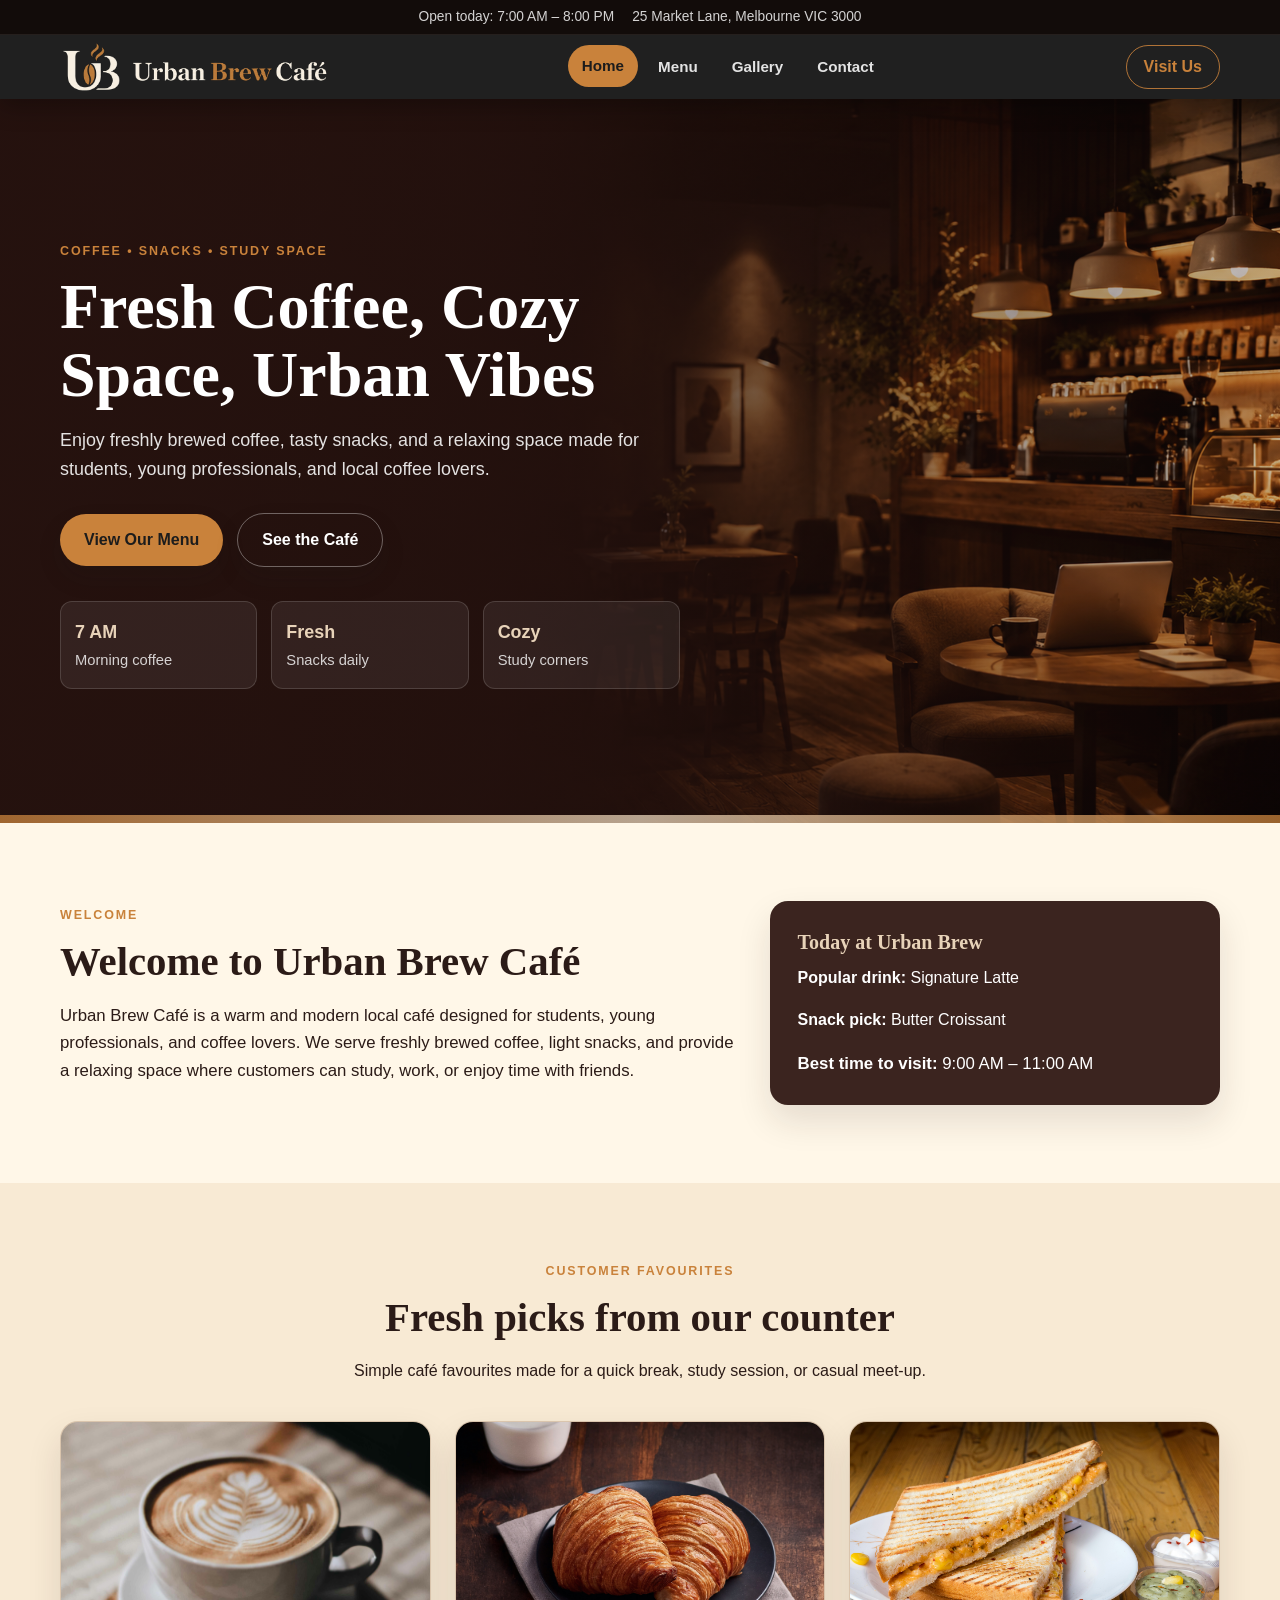
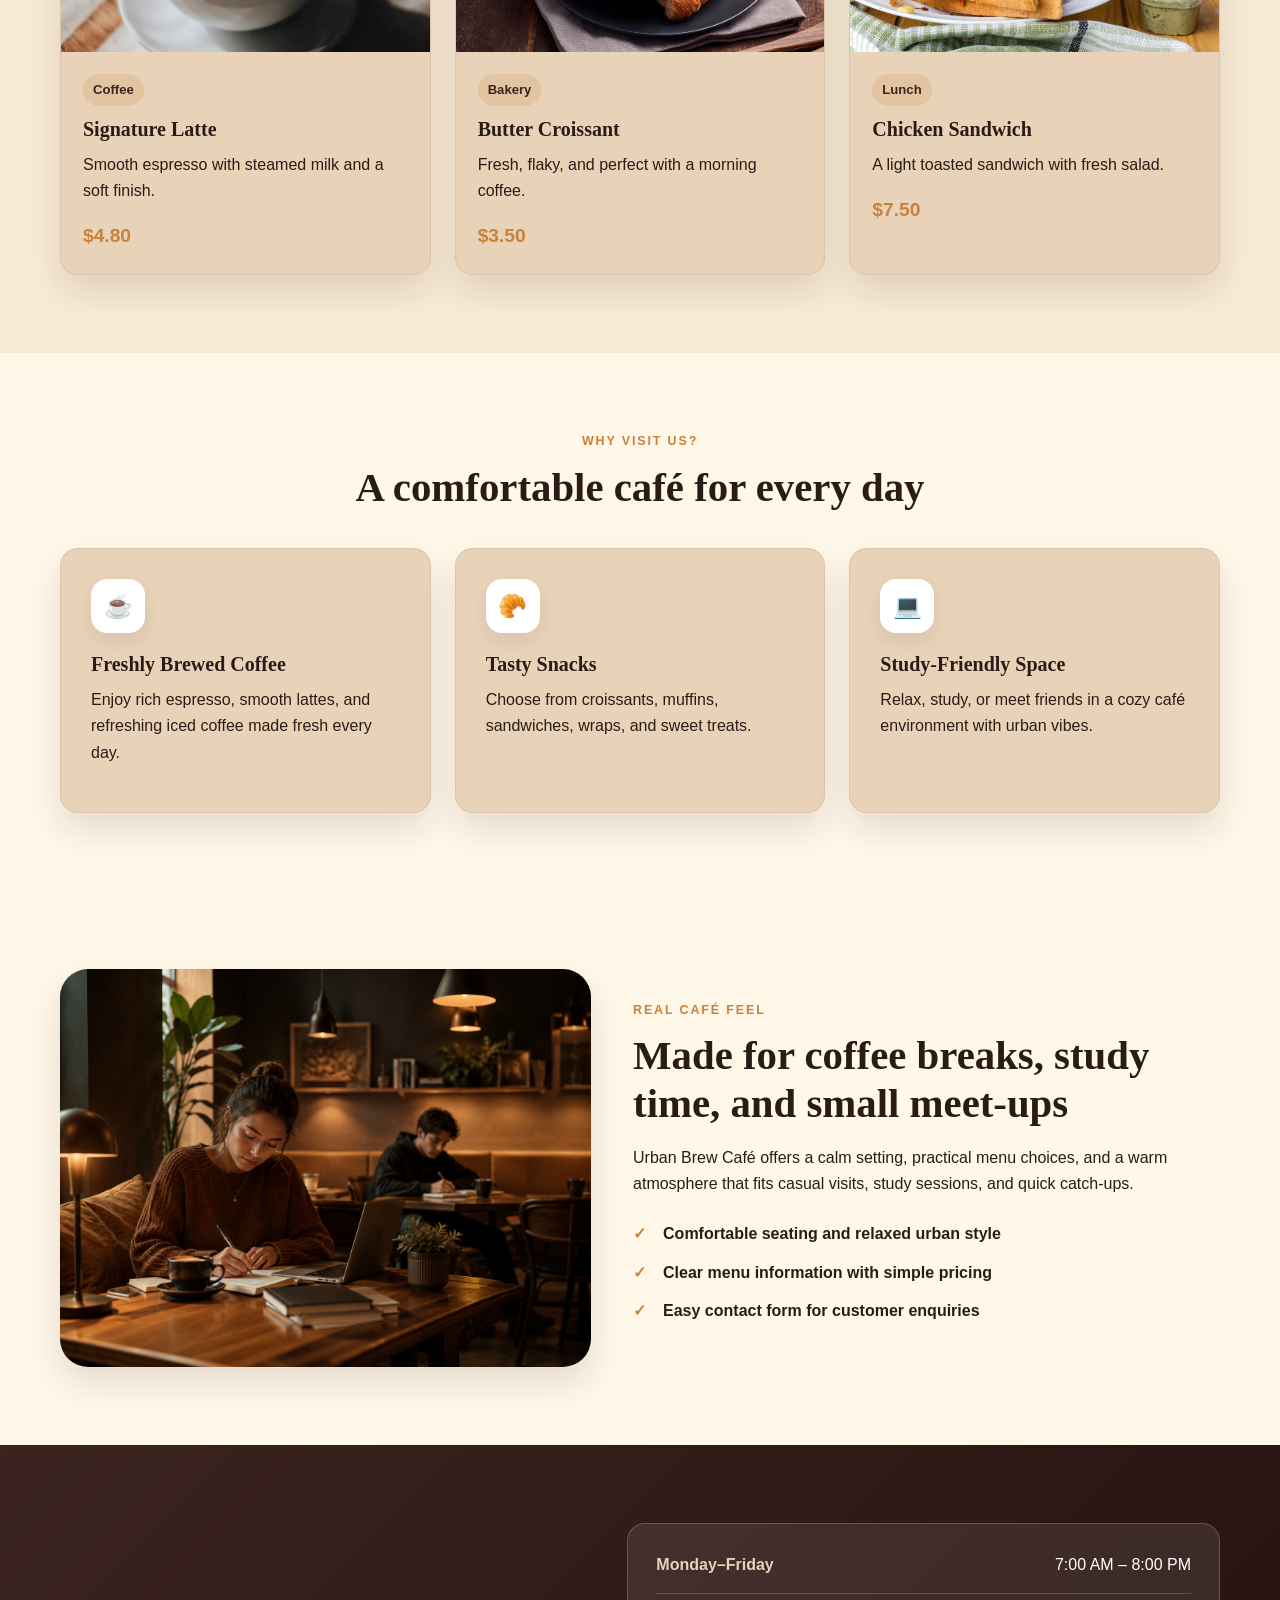
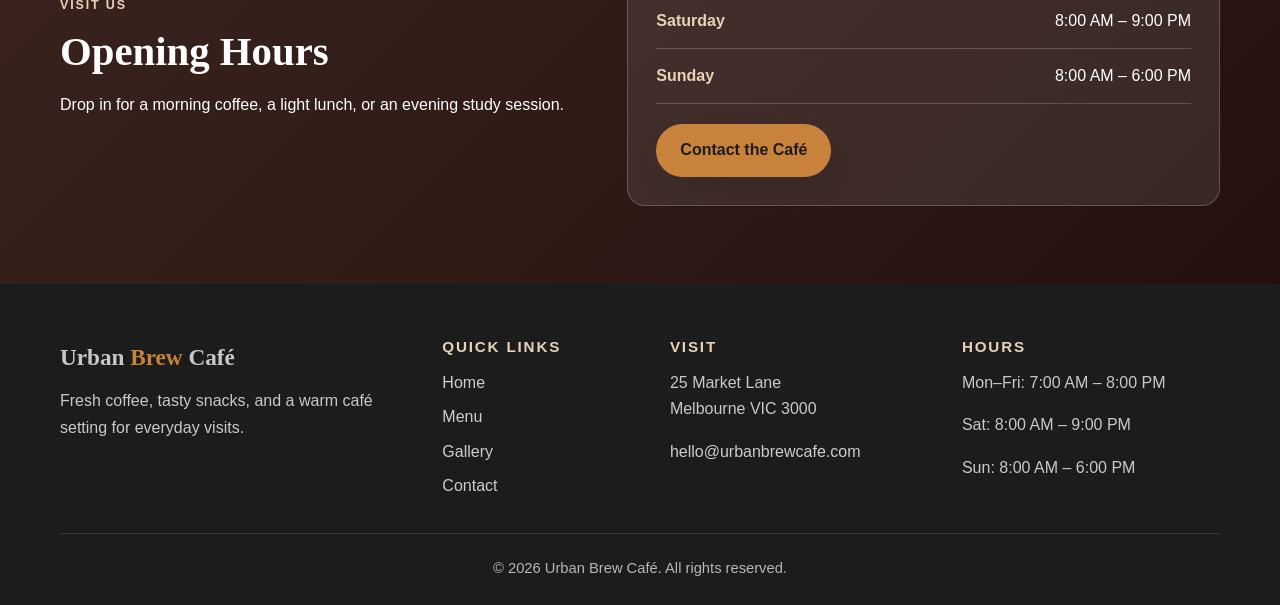
<file: index.html>
<!DOCTYPE html>
<html lang="en">
<head>
  <meta charset="UTF-8">
  <meta name="viewport" content="width=device-width, initial-scale=1.0">
  <meta name="description" content="Urban Brew Café is a warm local café offering fresh coffee, snacks, and a relaxing space for students and young professionals.">
  <title>Urban Brew Café | Home</title>
  <link rel="stylesheet" href="styles.css">
</head>
<body>
  <header class="site-header">
    <div class="top-strip">
      <div class="container top-strip-content">
        <p>Open today: 7:00 AM – 8:00 PM</p>
        <p>25 Market Lane, Melbourne VIC 3000</p>
      </div>
    </div>
    <div class="container header-content">
      <a class="logo" href="index.html" aria-label="Urban Brew Café home">
        <img src="images/logo.png" alt="Urban Brew Café logo">
      </a>
      <nav class="main-nav" aria-label="Main navigation">
        <ul>
          <li><a class="active" href="index.html">Home</a></li>
          <li><a href="menu.html">Menu</a></li>
          <li><a href="gallery.html">Gallery</a></li>
          <li><a href="contact.html">Contact</a></li>
        </ul>
      </nav>
      <a class="nav-cta" href="contact.html">Visit Us</a>
    </div>
  </header>
  <main>
    <section class="hero home-hero">
      <div class="container hero-grid hero-grid-single">
        <div class="hero-text">
          <p class="eyebrow">Coffee • Snacks • Study Space</p>
          <h1>Fresh Coffee, Cozy Space, Urban Vibes</h1>
          <p class="hero-lead">Enjoy freshly brewed coffee, tasty snacks, and a relaxing space made for students, young professionals, and local coffee lovers.</p>
          <div class="button-row">
            <a class="btn btn-primary" href="menu.html">View Our Menu</a>
            <a class="btn btn-secondary" href="gallery.html">See the Café</a>
          </div>
          <div class="hero-stats">
            <div>
              <strong>7 AM</strong>
              <span>Morning coffee</span>
            </div>
            <div>
              <strong>Fresh</strong>
              <span>Snacks daily</span>
            </div>
            <div>
              <strong>Cozy</strong>
              <span>Study corners</span>
            </div>
          </div>
        </div>
      </div>
    </section>
    <section class="section welcome-section">
      <div class="container split-section">
        <div>
          <p class="section-kicker">Welcome</p>
          <h2>Welcome to Urban Brew Café</h2>
          <p>Urban Brew Café is a warm and modern local café designed for students, young professionals, and coffee lovers. We serve freshly brewed coffee, light snacks, and provide a relaxing space where customers can study, work, or enjoy time with friends.</p>
        </div>
        <article class="quick-info-card">
          <h3>Today at Urban Brew</h3>
          <p><strong>Popular drink:</strong> Signature Latte</p>
          <p><strong>Snack pick:</strong> Butter Croissant</p>
          <p><strong>Best time to visit:</strong> 9:00 AM – 11:00 AM</p>
        </article>
      </div>
    </section>

    <section class="section specials-section">
      <div class="container">
        <div class="section-heading">
          <p class="section-kicker">Customer favourites</p>
          <h2>Fresh picks from our counter</h2>
          <p>Simple café favourites made for a quick break, study session, or casual meet-up.</p>
        </div>
        <div class="special-grid">
          <article class="special-card">
            <img src="images/signature-latte.jpg" alt="Signature latte served in a cup">
            <div class="special-card-body">
              <p class="tag">Coffee</p>
              <h3>Signature Latte</h3>
              <p>Smooth espresso with steamed milk and a soft finish.</p>
              <strong>$4.80</strong>
            </div>
          </article>
          <article class="special-card">
            <img src="images/butter-croissant.jpg" alt="Fresh butter croissant on a plate">
            <div class="special-card-body">
              <p class="tag">Bakery</p>
              <h3>Butter Croissant</h3>
              <p>Fresh, flaky, and perfect with a morning coffee.</p>
              <strong>$3.50</strong>
            </div>
          </article>
          <article class="special-card">
            <img src="images/chicken-sandwich.jpg" alt="Toasted chicken sandwich with fresh salad">
            <div class="special-card-body">
              <p class="tag">Lunch</p>
              <h3>Chicken Sandwich</h3>
              <p>A light toasted sandwich with fresh salad.</p>
              <strong>$7.50</strong>
            </div>
          </article>
        </div>
      </div>
    </section>

    <section class="section features-section">
      <div class="container">
        <div class="section-heading">
          <p class="section-kicker">Why visit us?</p>
          <h2>A comfortable café for every day</h2>
        </div>
        <div class="card-grid three-columns">
          <article class="feature-card">
            <div class="feature-icon">☕</div>
            <h3>Freshly Brewed Coffee</h3>
            <p>Enjoy rich espresso, smooth lattes, and refreshing iced coffee made fresh every day.</p>
          </article>
          <article class="feature-card">
            <div class="feature-icon">🥐</div>
            <h3>Tasty Snacks</h3>
            <p>Choose from croissants, muffins, sandwiches, wraps, and sweet treats.</p>
          </article>
          <article class="feature-card">
            <div class="feature-icon">💻</div>
            <h3>Study-Friendly Space</h3>
            <p>Relax, study, or meet friends in a cozy café environment with urban vibes.</p>
          </article>
        </div>
      </div>
    </section>

    <section class="section ambience-section">
      <div class="container ambience-grid">
        <div class="ambience-image">
          <img src="images/relaxing-study-space.png" alt="A relaxing study space inside the café">
        </div>
        <div class="ambience-text">
          <p class="section-kicker">Real café feel</p>
          <h2>Made for coffee breaks, study time, and small meet-ups</h2>
          <p>Urban Brew Café offers a calm setting, practical menu choices, and a warm atmosphere that fits casual visits, study sessions, and quick catch-ups.</p>
          <ul class="check-list">
            <li>Comfortable seating and relaxed urban style</li>
            <li>Clear menu information with simple pricing</li>
            <li>Easy contact form for customer enquiries</li>
          </ul>
        </div>
      </div>
    </section>

    <section class="section hours-highlight" aria-labelledby="opening-hours-title">
      <div class="container hours-content">
        <div>
          <p class="section-kicker light">Visit us</p>
          <h2 id="opening-hours-title">Opening Hours</h2>
          <p>Drop in for a morning coffee, a light lunch, or an evening study session.</p>
        </div>
        <div class="hours-box">
          <p><span>Monday–Friday</span> 7:00 AM – 8:00 PM</p>
          <p><span>Saturday</span> 8:00 AM – 9:00 PM</p>
          <p><span>Sunday</span> 8:00 AM – 6:00 PM</p>
          <a class="btn btn-primary" href="contact.html">Contact the Café</a>
        </div>
      </div>
    </section>
  </main>
  <footer class="site-footer">
    <div class="container footer-grid">
      <section class="footer-brand" aria-label="Urban Brew Café summary">
        <p class="footer-logo">Urban <span>Brew</span> Café</p>
        <p>Fresh coffee, tasty snacks, and a warm café setting for everyday visits.</p>
      </section>
      <section aria-label="Footer quick links">
        <h2>Quick Links</h2>
        <nav class="footer-links">
          <a href="index.html">Home</a>
          <a href="menu.html">Menu</a>
          <a href="gallery.html">Gallery</a>
          <a href="contact.html">Contact</a>
        </nav>
      </section>
      <section>
        <h2>Visit</h2>
        <p>25 Market Lane<br>Melbourne VIC 3000</p>
        <p><a href="mailto:hello@urbanbrewcafe.com">hello@urbanbrewcafe.com</a></p>
      </section>
      <section>
        <h2>Hours</h2>
        <p>Mon–Fri: 7:00 AM – 8:00 PM</p>
        <p>Sat: 8:00 AM – 9:00 PM</p>
        <p>Sun: 8:00 AM – 6:00 PM</p>
      </section>
    </div>
    <div class="container footer-bottom">
      <p>&copy; 2026 Urban Brew Café. All rights reserved.</p>
    </div>
  </footer>
</body>
</html>
</file>
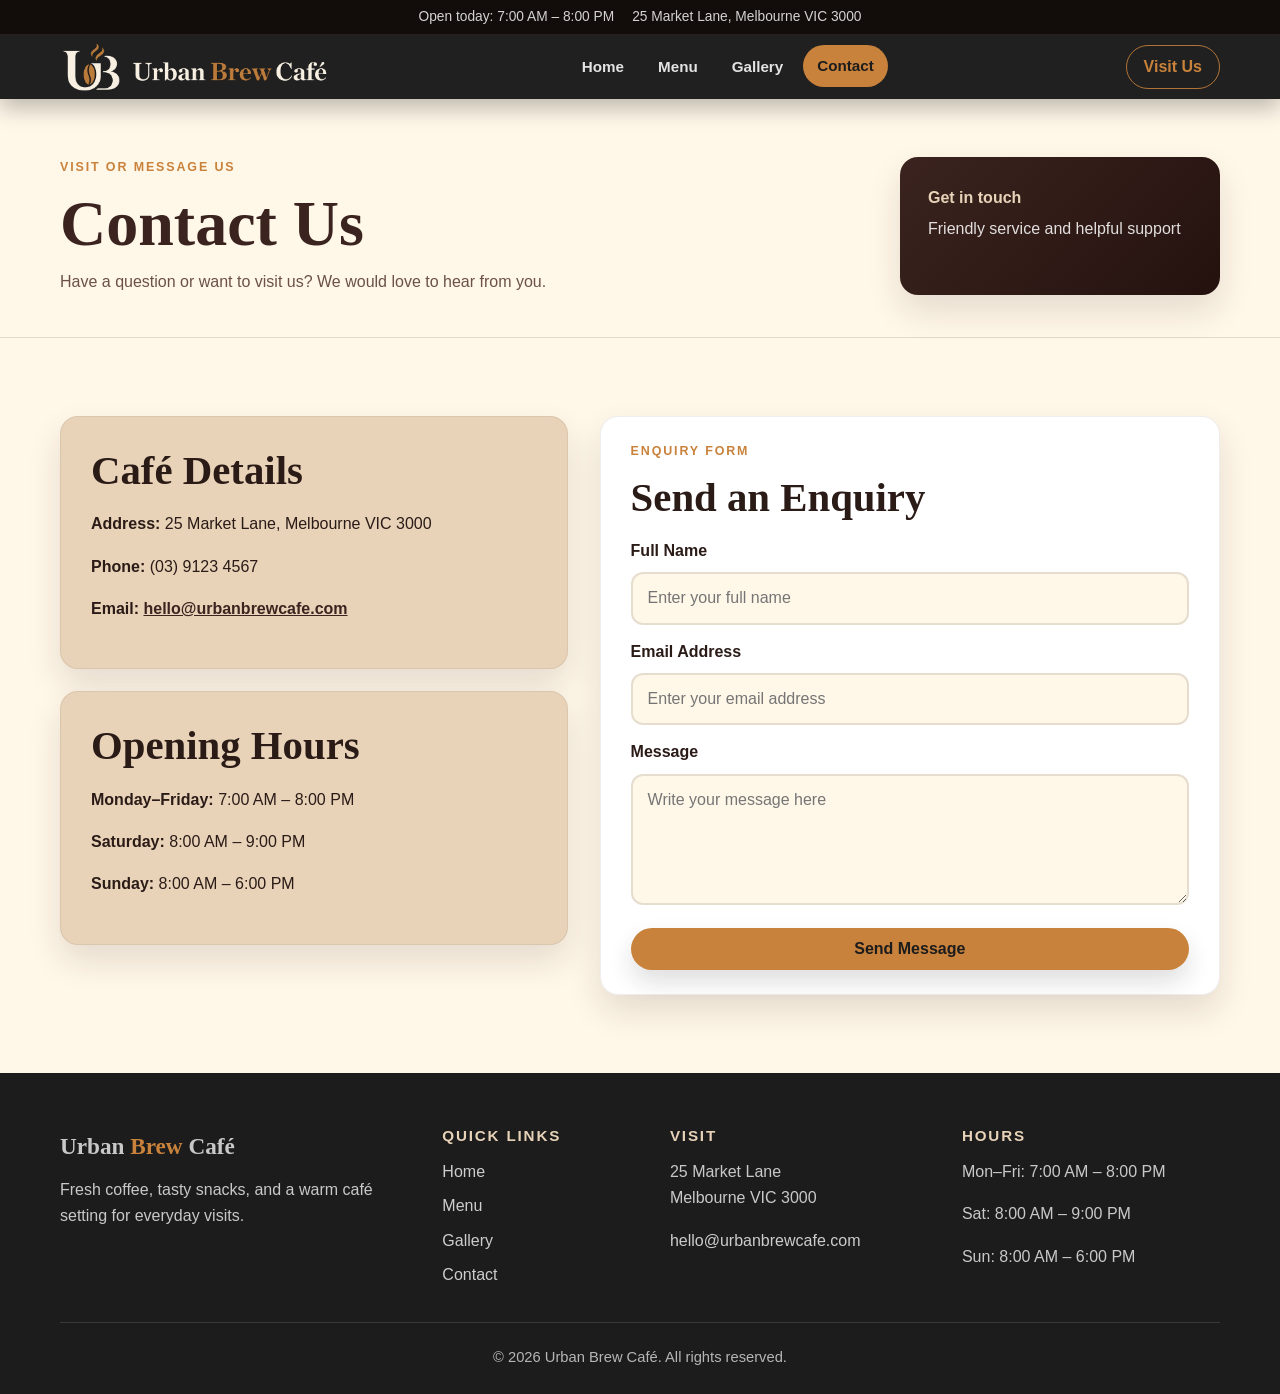
<file: contact.html>
<!DOCTYPE html>
<html lang="en">
<head>
  <meta charset="UTF-8">
  <meta name="viewport" content="width=device-width, initial-scale=1.0">
  <meta name="description" content="Contact Urban Brew Café, view opening hours, and send an enquiry using the contact form.">
  <title>Urban Brew Café | Contact</title>
  <link rel="stylesheet" href="styles.css">
</head>
<body>
  <header class="site-header">
    <div class="top-strip">
      <div class="container top-strip-content">
        <p>Open today: 7:00 AM – 8:00 PM</p>
        <p>25 Market Lane, Melbourne VIC 3000</p>
      </div>
    </div>
    <div class="container header-content">
      <a class="logo" href="index.html" aria-label="Urban Brew Café home">
        <img src="images/logo.png" alt="Urban Brew Café logo">
      </a>
      <nav class="main-nav" aria-label="Main navigation">
        <ul>
          <li><a href="index.html">Home</a></li>
          <li><a href="menu.html">Menu</a></li>
          <li><a href="gallery.html">Gallery</a></li>
          <li><a class="active" href="contact.html">Contact</a></li>
        </ul>
      </nav>
      <a class="nav-cta" href="contact.html">Visit Us</a>
    </div>
  </header>
  <main>
    <section class="page-intro">
      <div class="container intro-grid">
        <div>
          <p class="section-kicker">Visit or message us</p>
          <h1>Contact Us</h1>
          <p>Have a question or want to visit us? We would love to hear from you.</p>
        </div>
        <aside class="intro-card" aria-label="Contact highlight">
          <strong>Get in touch</strong>
          <span>Friendly service and helpful support</span>
        </aside>
      </div>
    </section>

    <div class="section contact-section">
      <div class="container contact-grid">
        <div class="contact-info">
          <article class="info-card">
            <h2>Café Details</h2>
            <p><strong>Address:</strong> 25 Market Lane, Melbourne VIC 3000</p>
            <p><strong>Phone:</strong> (03) 9123 4567</p>
            <p><strong>Email:</strong> <a href="mailto:hello@urbanbrewcafe.com">hello@urbanbrewcafe.com</a></p>
          </article>

          <article class="info-card">
            <h2>Opening Hours</h2>
            <p><strong>Monday–Friday:</strong> 7:00 AM – 8:00 PM</p>
            <p><strong>Saturday:</strong> 8:00 AM – 9:00 PM</p>
            <p><strong>Sunday:</strong> 8:00 AM – 6:00 PM</p>
          </article>
        </div>

        <section class="form-card" aria-labelledby="form-title">
          <p class="section-kicker">Enquiry form</p>
          <h2 id="form-title">Send an Enquiry</h2>
          <form action="#" method="post">
            <div class="form-group">
              <label for="full-name">Full Name</label>
              <input type="text" id="full-name" name="full-name" placeholder="Enter your full name" required>
            </div>
            <div class="form-group">
              <label for="email">Email Address</label>
              <input type="email" id="email" name="email" placeholder="Enter your email address" required>
            </div>
            <div class="form-group">
              <label for="message">Message</label>
              <textarea id="message" name="message" rows="4" placeholder="Write your message here" required></textarea>
            </div>
            <button class="btn btn-primary form-btn" type="submit">Send Message</button>
          </form>
        </section>
      </div>
    </div>
  </main>
  <footer class="site-footer">
    <div class="container footer-grid">
      <section class="footer-brand" aria-label="Urban Brew Café summary">
        <p class="footer-logo">Urban <span>Brew</span> Café</p>
        <p>Fresh coffee, tasty snacks, and a warm café setting for everyday visits.</p>
      </section>
      <section aria-label="Footer quick links">
        <h2>Quick Links</h2>
        <nav class="footer-links">
          <a href="index.html">Home</a>
          <a href="menu.html">Menu</a>
          <a href="gallery.html">Gallery</a>
          <a href="contact.html">Contact</a>
        </nav>
      </section>
      <section>
        <h2>Visit</h2>
        <p>25 Market Lane<br>Melbourne VIC 3000</p>
        <p><a href="mailto:hello@urbanbrewcafe.com">hello@urbanbrewcafe.com</a></p>
      </section>
      <section>
        <h2>Hours</h2>
        <p>Mon–Fri: 7:00 AM – 8:00 PM</p>
        <p>Sat: 8:00 AM – 9:00 PM</p>
        <p>Sun: 8:00 AM – 6:00 PM</p>
      </section>
    </div>
    <div class="container footer-bottom">
      <p>&copy; 2026 Urban Brew Café. All rights reserved.</p>
    </div>
  </footer>
</body>
</html>
</file>
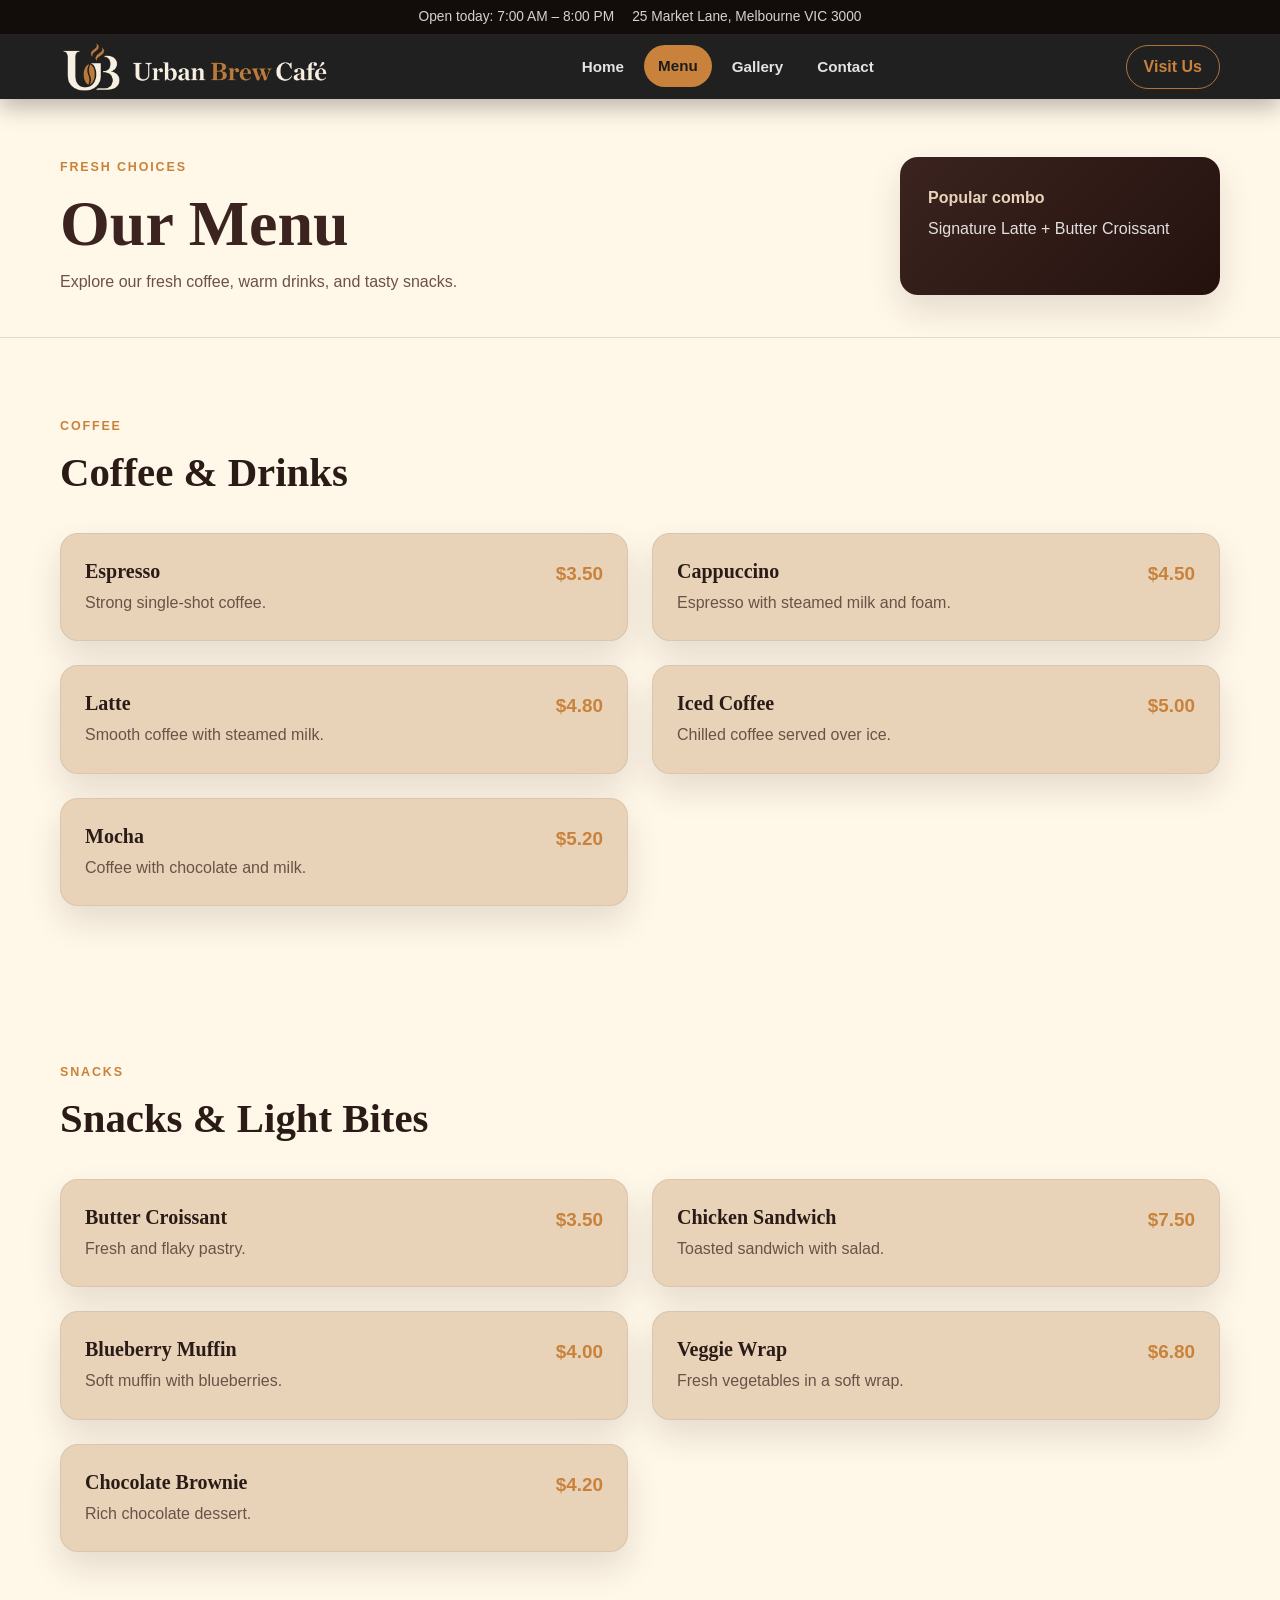
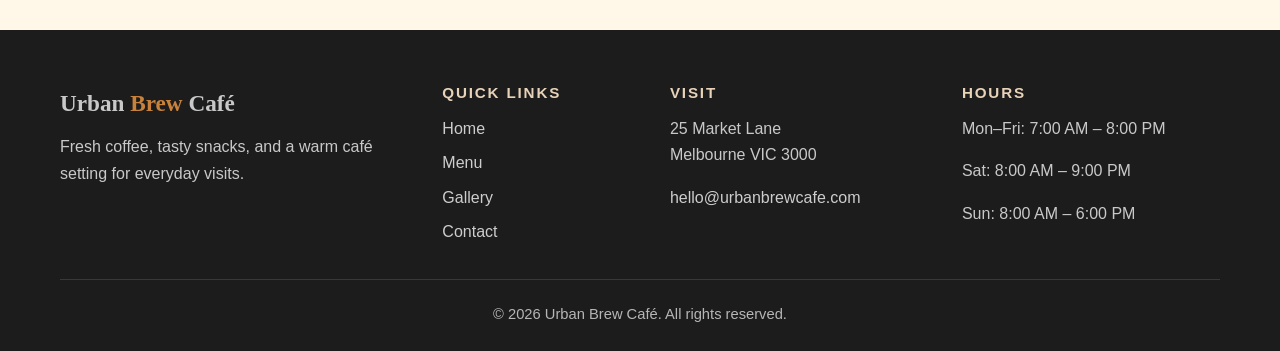
<file: menu.html>
<!DOCTYPE html>
<html lang="en">
<head>
  <meta charset="UTF-8">
  <meta name="viewport" content="width=device-width, initial-scale=1.0">
  <meta name="description" content="Explore the Urban Brew Café menu with coffee, warm drinks, snacks, and light bites.">
  <title>Urban Brew Café | Menu</title>
  <link rel="stylesheet" href="styles.css">
</head>
<body>
  <header class="site-header">
    <div class="top-strip">
      <div class="container top-strip-content">
        <p>Open today: 7:00 AM – 8:00 PM</p>
        <p>25 Market Lane, Melbourne VIC 3000</p>
      </div>
    </div>
    <div class="container header-content">
      <a class="logo" href="index.html" aria-label="Urban Brew Café home">
        <img src="images/logo.png" alt="Urban Brew Café logo">
      </a>
      <nav class="main-nav" aria-label="Main navigation">
        <ul>
          <li><a href="index.html">Home</a></li>
          <li><a class="active" href="menu.html">Menu</a></li>
          <li><a href="gallery.html">Gallery</a></li>
          <li><a href="contact.html">Contact</a></li>
        </ul>
      </nav>
      <a class="nav-cta" href="contact.html">Visit Us</a>
    </div>
  </header>
  <main>
    <section class="page-intro">
      <div class="container intro-grid">
        <div>
          <p class="section-kicker">Fresh choices</p>
          <h1>Our Menu</h1>
          <p>Explore our fresh coffee, warm drinks, and tasty snacks.</p>
        </div>
        <aside class="intro-card" aria-label="Menu highlight">
          <strong>Popular combo</strong>
          <span>Signature Latte + Butter Croissant</span>
        </aside>
      </div>
    </section>

    <section class="section menu-section" aria-labelledby="coffee-menu-title">
      <div class="container">
        <div class="section-heading left-heading">
          <p class="section-kicker">Coffee</p>
          <h2 id="coffee-menu-title">Coffee &amp; Drinks</h2>
        </div>
        <div class="menu-grid">
          <article class="menu-card"><div><h3>Espresso</h3><p>Strong single-shot coffee.</p></div><strong>$3.50</strong></article>
          <article class="menu-card"><div><h3>Cappuccino</h3><p>Espresso with steamed milk and foam.</p></div><strong>$4.50</strong></article>
          <article class="menu-card"><div><h3>Latte</h3><p>Smooth coffee with steamed milk.</p></div><strong>$4.80</strong></article>
          <article class="menu-card"><div><h3>Iced Coffee</h3><p>Chilled coffee served over ice.</p></div><strong>$5.00</strong></article>
          <article class="menu-card"><div><h3>Mocha</h3><p>Coffee with chocolate and milk.</p></div><strong>$5.20</strong></article>
        </div>
      </div>
    </section>

    <section class="section menu-section soft-panel" aria-labelledby="snacks-menu-title">
      <div class="container">
        <div class="section-heading left-heading">
          <p class="section-kicker">Snacks</p>
          <h2 id="snacks-menu-title">Snacks &amp; Light Bites</h2>
        </div>
        <div class="menu-grid">
          <article class="menu-card"><div><h3>Butter Croissant</h3><p>Fresh and flaky pastry.</p></div><strong>$3.50</strong></article>
          <article class="menu-card"><div><h3>Chicken Sandwich</h3><p>Toasted sandwich with salad.</p></div><strong>$7.50</strong></article>
          <article class="menu-card"><div><h3>Blueberry Muffin</h3><p>Soft muffin with blueberries.</p></div><strong>$4.00</strong></article>
          <article class="menu-card"><div><h3>Veggie Wrap</h3><p>Fresh vegetables in a soft wrap.</p></div><strong>$6.80</strong></article>
          <article class="menu-card"><div><h3>Chocolate Brownie</h3><p>Rich chocolate dessert.</p></div><strong>$4.20</strong></article>
        </div>
      </div>
    </section>
  </main>
  <footer class="site-footer">
    <div class="container footer-grid">
      <section class="footer-brand" aria-label="Urban Brew Café summary">
        <p class="footer-logo">Urban <span>Brew</span> Café</p>
        <p>Fresh coffee, tasty snacks, and a warm café setting for everyday visits.</p>
      </section>
      <section aria-label="Footer quick links">
        <h2>Quick Links</h2>
        <nav class="footer-links">
          <a href="index.html">Home</a>
          <a href="menu.html">Menu</a>
          <a href="gallery.html">Gallery</a>
          <a href="contact.html">Contact</a>
        </nav>
      </section>
      <section>
        <h2>Visit</h2>
        <p>25 Market Lane<br>Melbourne VIC 3000</p>
        <p><a href="mailto:hello@urbanbrewcafe.com">hello@urbanbrewcafe.com</a></p>
      </section>
      <section>
        <h2>Hours</h2>
        <p>Mon–Fri: 7:00 AM – 8:00 PM</p>
        <p>Sat: 8:00 AM – 9:00 PM</p>
        <p>Sun: 8:00 AM – 6:00 PM</p>
      </section>
    </div>
    <div class="container footer-bottom">
      <p>&copy; 2026 Urban Brew Café. All rights reserved.</p>
    </div>
  </footer>
</body>
</html>
</file>
<file: styles.css>
/* Colour palette and reusable design values */
:root {
  --primary-brown: #3B241F;
  --deep-brown: #24110E;
  --charcoal-black: #1C1C1C;
  --warm-cream: #FFF7E8;
  --cream-soft: #F8EAD4;
  --caramel-gold: #C9823B;
  --button-hover: #A96424;
  --latte-beige: #E8D3B9;
  --dark-cocoa: #2B1B17;
  --muted-cocoa: #6B5148;
  --soft-white: #FFFFFF;
  --line-soft: rgba(59, 36, 31, 0.14);
  --shadow-soft: 0 16px 34px rgba(43, 27, 23, 0.12);
  --shadow-dark: 0 22px 48px rgba(0, 0, 0, 0.22);
  --radius-large: 28px;
  --radius-medium: 18px;
  --radius-small: 12px;
  --max-width: 1160px;
}

/* Base reset */
* {
  box-sizing: border-box;
}

html {
  scroll-behavior: smooth;
}

/* Typography and page background */
body {
  margin: 0;
  background-color: var(--warm-cream);
  color: var(--dark-cocoa);
  font-family: Arial, Helvetica, sans-serif;
  font-size: 16px;
  line-height: 1.65;
}

/* Flexible images */
img {
  display: block;
  max-width: 100%;
  height: auto;
}

a {
  color: inherit;
  text-decoration: none;
}

h1,
h2,
h3,
p {
  margin-top: 0;
}

h1,
h2,
h3,
.logo,
.footer-logo {
  font-family: Georgia, "Times New Roman", serif;
}

h1 {
  font-size: clamp(2.15rem, 5vw, 4.1rem);
  line-height: 1.05;
  margin-bottom: 18px;
}

h2 {
  font-size: clamp(1.8rem, 4vw, 2.55rem);
  line-height: 1.18;
  margin-bottom: 16px;
}

h3 {
  font-size: 1.25rem;
  line-height: 1.3;
  margin-bottom: 10px;
}

.container {
  width: min(92%, var(--max-width));
  margin: 0 auto;
}

.section {
  padding: 78px 0;
}

/* Header and navigation */
.site-header {
  background-color: rgba(28, 28, 28, 0.98);
  color: var(--soft-white);
  position: sticky;
  top: 0;
  z-index: 20;
  box-shadow: 0 8px 22px rgba(0, 0, 0, 0.28);
}

.top-strip {
  background-color: #120C0A;
  border-bottom: 1px solid rgba(255, 255, 255, 0.08);
  color: rgba(255, 255, 255, 0.82);
  font-size: 0.86rem;
}

.top-strip-content {
  min-height: 34px;
  display: flex;
  align-items: center;
  justify-content: center;
  gap: 18px;
}

.top-strip p {
  margin: 0;
}

.header-content {
  min-height: 64px;
  display: flex;
  align-items: center;
  justify-content: space-between;
  gap: 22px;
}

.logo {
  display: inline-flex;
  align-items: center;
  flex-shrink: 0;
  background: transparent;
}

.logo img {
  display: block;
  width: 270px;
  max-width: 100%;
  height: auto;
  background: transparent;
}

.footer-logo span {
  color: var(--caramel-gold);
}

.main-nav ul {
  list-style: none;
  margin: 0;
  padding: 0;
  display: flex;
  align-items: center;
  justify-content: center;
  gap: 6px;
}

/* Navigation link states */
.main-nav a {
  display: inline-block;
  padding: 8px 14px;
  border-radius: 999px;
  color: rgba(255, 255, 255, 0.88);
  font-weight: 700;
  font-size: 0.95rem;
  transition: color 0.2s ease, background-color 0.2s ease, transform 0.2s ease;
}

.main-nav a:hover,
.main-nav a:focus,
.main-nav a.active {
  color: var(--charcoal-black);
  background-color: var(--caramel-gold);
  transform: translateY(-1px);
}

.nav-cta {
  display: inline-block;
  padding: 8px 17px;
  border: 1px solid rgba(201, 130, 59, 0.85);
  border-radius: 999px;
  color: var(--caramel-gold);
  font-weight: 800;
  transition: background-color 0.2s ease, color 0.2s ease;
}

.nav-cta:hover,
.nav-cta:focus {
  background-color: var(--caramel-gold);
  color: var(--charcoal-black);
}

/* Home hero section */
.hero {
  color: var(--soft-white);
  background: radial-gradient(circle at top right, rgba(201, 130, 59, 0.22), transparent 32%), linear-gradient(135deg, var(--primary-brown), var(--deep-brown));
}

.home-hero {
  padding: 96px 0 88px;
  position: relative;
  overflow: hidden;
  background-image: linear-gradient(90deg, rgba(36, 17, 14, 0.92) 0%, rgba(36, 17, 14, 0.84) 38%, rgba(36, 17, 14, 0.55) 63%, rgba(36, 17, 14, 0.28) 100%), url("images/hero-bg.png");
  background-position: center center, center center;
  background-size: cover, cover;
  background-repeat: no-repeat, no-repeat;
}

.home-hero::after {
  content: "";
  position: absolute;
  left: 0;
  right: 0;
  bottom: 0;
  height: 8px;
  background: linear-gradient(90deg, var(--caramel-gold), var(--latte-beige), var(--caramel-gold));
  opacity: 0.75;
}

.hero-grid {
  display: grid;
  grid-template-columns: 1fr 0.92fr;
  align-items: center;
  gap: 56px;
  position: relative;
  z-index: 1;
}

.hero-grid-single {
  grid-template-columns: minmax(0, 620px);
  min-height: 540px;
}

.hero-lead {
  max-width: 620px;
  font-size: 1.12rem;
  color: rgba(255, 255, 255, 0.88);
}

.eyebrow,
.section-kicker {
  color: var(--caramel-gold);
  font-weight: 800;
  text-transform: uppercase;
  letter-spacing: 0.15em;
  font-size: 0.78rem;
  margin-bottom: 12px;
}

.section-kicker.light {
  color: var(--latte-beige);
}

.button-row {
  display: flex;
  align-items: center;
  gap: 14px;
  flex-wrap: wrap;
  margin-top: 28px;
}

/* Buttons */
.btn {
  display: inline-block;
  padding: 13px 24px;
  border: 0;
  border-radius: 999px;
  font-weight: 800;
  font-size: 1rem;
  cursor: pointer;
  box-shadow: 0 12px 24px rgba(28, 28, 28, 0.14);
  transition: background-color 0.2s ease, transform 0.2s ease, color 0.2s ease, border-color 0.2s ease;
}

.btn:hover,
.btn:focus {
  transform: translateY(-2px);
}

.btn-primary {
  background-color: var(--caramel-gold);
  color: var(--charcoal-black);
}

.btn-primary:hover,
.btn-primary:focus {
  background-color: var(--button-hover);
  color: var(--soft-white);
}

.btn-secondary {
  background-color: transparent;
  border: 1px solid rgba(255, 255, 255, 0.35);
  color: var(--soft-white);
}

.btn-secondary:hover,
.btn-secondary:focus {
  border-color: var(--caramel-gold);
  color: var(--caramel-gold);
}

.hero-stats {
  display: grid;
  grid-template-columns: repeat(3, 1fr);
  gap: 14px;
  margin-top: 34px;
  max-width: 620px;
}

.hero-stats div {
  padding: 16px 14px;
  border: 1px solid rgba(255, 255, 255, 0.14);
  border-radius: var(--radius-small);
  background-color: rgba(255, 255, 255, 0.07);
}

.hero-stats strong,
.hero-stats span {
  display: block;
}

.hero-stats strong {
  color: var(--latte-beige);
  font-size: 1.12rem;
}

.hero-stats span {
  color: rgba(255, 255, 255, 0.8);
  font-size: 0.92rem;
}

.hero-visual {
  position: relative;
}

.hero-image-card {
  padding: 14px;
  background-color: rgba(255, 255, 255, 0.1);
  border: 1px solid rgba(255, 255, 255, 0.18);
  border-radius: var(--radius-large);
  box-shadow: var(--shadow-dark);
}

.hero-image-card img {
  width: 100%;
  aspect-ratio: 4 / 3.15;
  object-fit: cover;
  border-radius: 20px;
}

.floating-card {
  position: absolute;
  left: -36px;
  bottom: -30px;
  display: flex;
  align-items: center;
  gap: 12px;
  width: min(300px, 86%);
  padding: 14px;
  background-color: var(--soft-white);
  color: var(--dark-cocoa);
  border-radius: 18px;
  box-shadow: var(--shadow-dark);
}

.floating-card img {
  width: 72px;
  height: 72px;
  object-fit: cover;
  border-radius: 14px;
}

.floating-card strong,
.floating-card span {
  display: block;
}

.floating-card strong {
  color: var(--primary-brown);
  margin-bottom: 0;
}

.floating-card span {
  color: var(--muted-cocoa);
  font-size: 0.9rem;
}

.split-section {
  display: grid;
  grid-template-columns: 1.2fr 0.8fr;
  gap: 34px;
  align-items: center;
}

.welcome-section {
  background-color: var(--warm-cream);
}

.welcome-section p:last-child {
  font-size: 1.05rem;
}

.quick-info-card,
.intro-card {
  background-color: var(--primary-brown);
  color: var(--soft-white);
  border-radius: var(--radius-medium);
  padding: 28px;
  box-shadow: var(--shadow-soft);
}

.quick-info-card h3 {
  color: var(--latte-beige);
}

.quick-info-card p:last-child {
  margin-bottom: 0;
}

.section-heading {
  max-width: 760px;
  margin: 0 auto 36px;
  text-align: center;
}

.left-heading {
  max-width: 100%;
  text-align: left;
  margin-left: 0;
}

/* Grid layouts */
.card-grid,
.special-grid,
.menu-grid,
.gallery-grid {
  display: grid;
  gap: 24px;
}

.three-columns,
.special-grid,
.gallery-grid {
  grid-template-columns: repeat(3, 1fr);
}

.specials-section,
.soft-panel {
  background-color: var(--cream-soft);
}

/* Cards */
.special-card,
.feature-card,
.menu-card,
.gallery-card,
.info-card,
.form-card {
  background-color: var(--latte-beige);
  border: 1px solid rgba(59, 36, 31, 0.08);
  border-radius: var(--radius-medium);
  box-shadow: var(--shadow-soft);
}

.special-card {
  overflow: hidden;
  transition: transform 0.2s ease, box-shadow 0.2s ease;
}

.special-card:hover {
  transform: translateY(-4px);
  box-shadow: 0 22px 42px rgba(43, 27, 23, 0.17);
}

.special-card img {
  width: 100%;
  aspect-ratio: 16 / 10;
  object-fit: cover;
}

.special-card-body {
  padding: 22px;
}

.tag {
  display: inline-block;
  margin-bottom: 10px;
  padding: 5px 10px;
  border-radius: 999px;
  background-color: rgba(201, 130, 59, 0.18);
  color: var(--primary-brown);
  font-weight: 800;
  font-size: 0.82rem;
}

.special-card strong {
  display: block;
  color: var(--caramel-gold);
  font-size: 1.2rem;
}

.feature-card {
  padding: 30px;
  min-height: 240px;
}

.feature-icon {
  width: 54px;
  height: 54px;
  display: grid;
  place-items: center;
  margin-bottom: 18px;
  background-color: var(--soft-white);
  border-radius: 16px;
  font-size: 1.45rem;
  box-shadow: 0 8px 18px rgba(43, 27, 23, 0.08);
}

.ambience-section {
  background-color: var(--warm-cream);
}

.ambience-grid {
  display: grid;
  grid-template-columns: 0.95fr 1.05fr;
  align-items: center;
  gap: 42px;
}

.ambience-image img {
  width: 100%;
  aspect-ratio: 4 / 3;
  object-fit: cover;
  border-radius: var(--radius-large);
  box-shadow: var(--shadow-soft);
}

.check-list {
  list-style: none;
  padding: 0;
  margin: 24px 0 0;
}

.check-list li {
  position: relative;
  padding-left: 30px;
  margin-bottom: 12px;
  font-weight: 700;
}

.check-list li::before {
  content: "✓";
  position: absolute;
  left: 0;
  top: 0;
  color: var(--caramel-gold);
  font-weight: 900;
}

.hours-highlight {
  background: linear-gradient(135deg, var(--primary-brown), var(--deep-brown));
  color: var(--soft-white);
}

.hours-content {
  display: grid;
  grid-template-columns: 0.9fr 1fr;
  gap: 34px;
  align-items: center;
}

.hours-box {
  background-color: rgba(255, 255, 255, 0.09);
  border: 1px solid rgba(255, 255, 255, 0.2);
  border-radius: var(--radius-medium);
  padding: 28px;
}

.hours-box p {
  display: flex;
  justify-content: space-between;
  gap: 20px;
  margin-bottom: 14px;
  border-bottom: 1px solid rgba(255, 255, 255, 0.18);
  padding-bottom: 14px;
}

.hours-box p:last-of-type {
  margin-bottom: 20px;
}

.hours-box span {
  color: var(--latte-beige);
  font-weight: 800;
}

.page-intro {
  padding: 58px 0 42px;
  background-color: var(--warm-cream);
  border-bottom: 1px solid var(--line-soft);
}

.intro-grid {
  display: grid;
  grid-template-columns: 1fr 320px;
  gap: 32px;
  align-items: center;
}

.page-intro h1 {
  color: var(--primary-brown);
  margin-bottom: 12px;
}

.page-intro p:last-child {
  max-width: 760px;
  color: var(--muted-cocoa);
  margin-bottom: 0;
}

.intro-card {
  background: linear-gradient(135deg, var(--primary-brown), var(--deep-brown));
}

.intro-card strong,
.intro-card span {
  display: block;
}

.intro-card strong {
  color: var(--latte-beige);
  margin-bottom: 5px;
}

.intro-card span {
  color: rgba(255, 255, 255, 0.86);
}

.menu-section {
  background-color: var(--warm-cream);
}

.menu-grid {
  grid-template-columns: repeat(2, 1fr);
}

.menu-card {
  display: flex;
  justify-content: space-between;
  gap: 24px;
  align-items: flex-start;
  padding: 24px;
  transition: transform 0.2s ease, box-shadow 0.2s ease;
}

.menu-card:hover {
  transform: translateY(-3px);
  box-shadow: 0 18px 34px rgba(43, 27, 23, 0.16);
}

.menu-card h3 {
  margin-bottom: 6px;
}

.menu-card p {
  margin-bottom: 0;
  color: var(--muted-cocoa);
}

.menu-card strong {
  color: var(--caramel-gold);
  font-size: 1.18rem;
  white-space: nowrap;
}

.gallery-grid {
  grid-template-columns: repeat(3, 1fr);
}

.gallery-card {
  margin: 0;
  overflow: hidden;
  background-color: var(--soft-white);
  transition: transform 0.2s ease, box-shadow 0.2s ease;
}

.gallery-card:hover {
  transform: translateY(-4px);
  box-shadow: 0 20px 38px rgba(43, 27, 23, 0.16);
}

.gallery-card img {
  width: 100%;
  aspect-ratio: 4 / 3;
  object-fit: cover;
}

.gallery-card figcaption,
.gallery-card .gallery-caption {
  padding: 16px 18px;
  font-weight: 800;
  color: var(--primary-brown);
}

.image-note {
  text-align: center;
  max-width: 760px;
  margin: 34px auto 0;
  color: var(--muted-cocoa);
  font-size: 0.95rem;
}

/* Contact page layout */
.contact-grid {
  display: grid;
  grid-template-columns: 0.9fr 1.1fr;
  gap: 32px;
  align-items: start;
}

.contact-info {
  display: grid;
  gap: 22px;
}

.info-card,
.form-card {
  padding: 30px;
}

.info-card p:last-child p:last-child {
  margin-bottom: 0;
}

.info-card a,
.site-footer a {
  color: inherit;
  text-decoration: none;
}

.info-card a {
  color: var(--primary-brown);
  font-weight: 800;
  text-decoration: underline;
}


.form-card {
  background-color: var(--soft-white);
}

.form-group {
  margin-bottom: 20px;
}

label {
  display: block;
  margin-bottom: 8px;
  font-weight: 800;
}

/* Form fields */
input,
textarea {
  width: 100%;
  border: 2px solid rgba(59, 36, 31, 0.12);
  border-radius: 12px;
  padding: 14px 15px;
  font: inherit;
  color: var(--dark-cocoa);
  background-color: var(--warm-cream);
}

input:focus,
textarea:focus {
  outline: none;
  border-color: var(--caramel-gold);
  background-color: var(--soft-white);
}

textarea {
  resize: vertical;
}

.form-btn {
  width: 100%;
}

/* Footer */
.site-footer {
  background-color: var(--charcoal-black);
  color: var(--soft-white);
  padding: 54px 0 24px;
}

.footer-grid {
  display: grid;
  grid-template-columns: 1.35fr 0.75fr 1fr 1fr;
  gap: 34px;
  padding-bottom: 34px;
}

.footer-logo {
  font-size: 1.45rem;
  font-weight: 700;
  margin-bottom: 12px;
}

.footer-brand p:last-child,
.site-footer section p {
  color: rgba(255, 255, 255, 0.76);
}

.site-footer h2 {
  color: var(--latte-beige);
  font-family: Arial, Helvetica, sans-serif;
  font-size: 0.95rem;
  text-transform: uppercase;
  letter-spacing: 0.12em;
  margin-bottom: 14px;
}

.footer-links {
  display: grid;
  gap: 8px;
}

.site-footer a {
  color: rgba(255, 255, 255, 0.78);
  transition: color 0.2s ease;
}

.site-footer a:hover,
.site-footer a:focus {
  color: var(--caramel-gold);
}

.footer-bottom {
  display: flex;
  justify-content: center;
  gap: 18px;
  flex-wrap: wrap;
  text-align: center;
  padding-top: 22px;
  border-top: 1px solid rgba(255, 255, 255, 0.12);
  color: rgba(255, 255, 255, 0.68);
  font-size: 0.92rem;
  text-align: center;
}

.footer-bottom p,
.site-footer section p:last-child {
  margin-bottom: 0;
}

/* Tablet layout */
@media (max-width: 980px) {
  .header-content {
    flex-wrap: wrap;
    justify-content: center;
    padding: 16px 0;
  }

  .logo {
    width: 100%;
    justify-content: center;
  }

  .logo img {
    width: min(270px, 100%);
  }

  .hero-grid,
  .split-section,
  .ambience-grid,
  .hours-content,
  .intro-grid,
  .contact-grid {
    grid-template-columns: 1fr;
  }

  .hero-text,
  .page-intro {
    text-align: center;
  }

  .hero-lead,
  .page-intro p:last-child {
    margin-left: auto;
    margin-right: auto;
  }

  .button-row,
  .top-strip-content {
    justify-content: center;
  }

  .intro-card {
    max-width: 520px;
    margin: 0 auto;
  }

  .three-columns,
  .special-grid,
  .gallery-grid,
  .footer-grid {
    grid-template-columns: repeat(2, 1fr);
  }

  .left-heading {
    text-align: center;
    margin-left: auto;
  }

  .floating-card {
    left: 20px;
  }
}

/* Mobile layout */
@media (max-width: 680px) {
  .section {
    padding: 48px 0;
  }

  .home-hero {
    padding: 56px 0 68px;
    background-position: center center, center center;
    background-size: cover, cover;
  }

  .page-intro {
    padding: 42px 0 32px;
  }

  .top-strip-content {
    flex-direction: column;
    gap: 2px;
    padding: 8px 0;
  }

  .main-nav ul {
    justify-content: center;
    flex-wrap: wrap;
  }

  .main-nav a {
    padding: 9px 12px;
    font-size: 0.94rem;
  }

  .nav-cta {
    display: none;
  }

  .hero-stats,
  .three-columns,
  .special-grid,
  .menu-grid,
  .gallery-grid,
  .footer-grid {
    grid-template-columns: 1fr;
  }

  .floating-card {
    position: static;
    margin: 18px auto 0;
    width: 100%;
  }

  .hours-box p,
  .menu-card {
    display: block;
  }

  .hours-box span,
  .menu-card strong {
    display: block;
    margin-bottom: 4px;
  }

  .menu-card strong {
    margin-top: 12px;
  }

  .info-card,
  .form-card,
  .feature-card,
  .quick-info-card,
  .intro-card {
    padding: 24px;
  }

  .footer-bottom {
    display: block;
    text-align: center;
  }

  .footer-bottom p:first-child {
    margin-bottom: 8px;
  }
}


.hero-text {
  position: relative;
  z-index: 1;
}

.hero-grid-single .hero-text {
  max-width: 620px;
}


.gallery-card img {
  background-color: var(--cream-soft);
}

.page-intro .intro-card {
  min-height: 100%;
}

@media (max-width: 980px) {
  .hero-grid-single {
    grid-template-columns: 1fr;
    min-height: auto;
  }
}

@media (max-width: 680px) {
  .logo img {
    width: 220px;
  }

  .hero-stats {
    max-width: 100%;
  }
}

/* Contact form balance */
.contact-section .form-card {
  padding: 24px 30px;
}

.contact-section .form-card h2 {
  margin-bottom: 16px;
}

.contact-section .form-group {
  margin-bottom: 14px;
}

.contact-section input,
.contact-section textarea {
  padding: 11px 15px;
}

.contact-section textarea {
  min-height: 118px;
}

.contact-section .form-btn {
  padding-top: 12px;
  padding-bottom: 12px;
}

@media (max-width: 680px) {
  .contact-section .form-card {
    padding: 24px;
  }
}


/* Gallery figure spacing */
.gallery-card figure {
  margin: 0;
}
</file>
